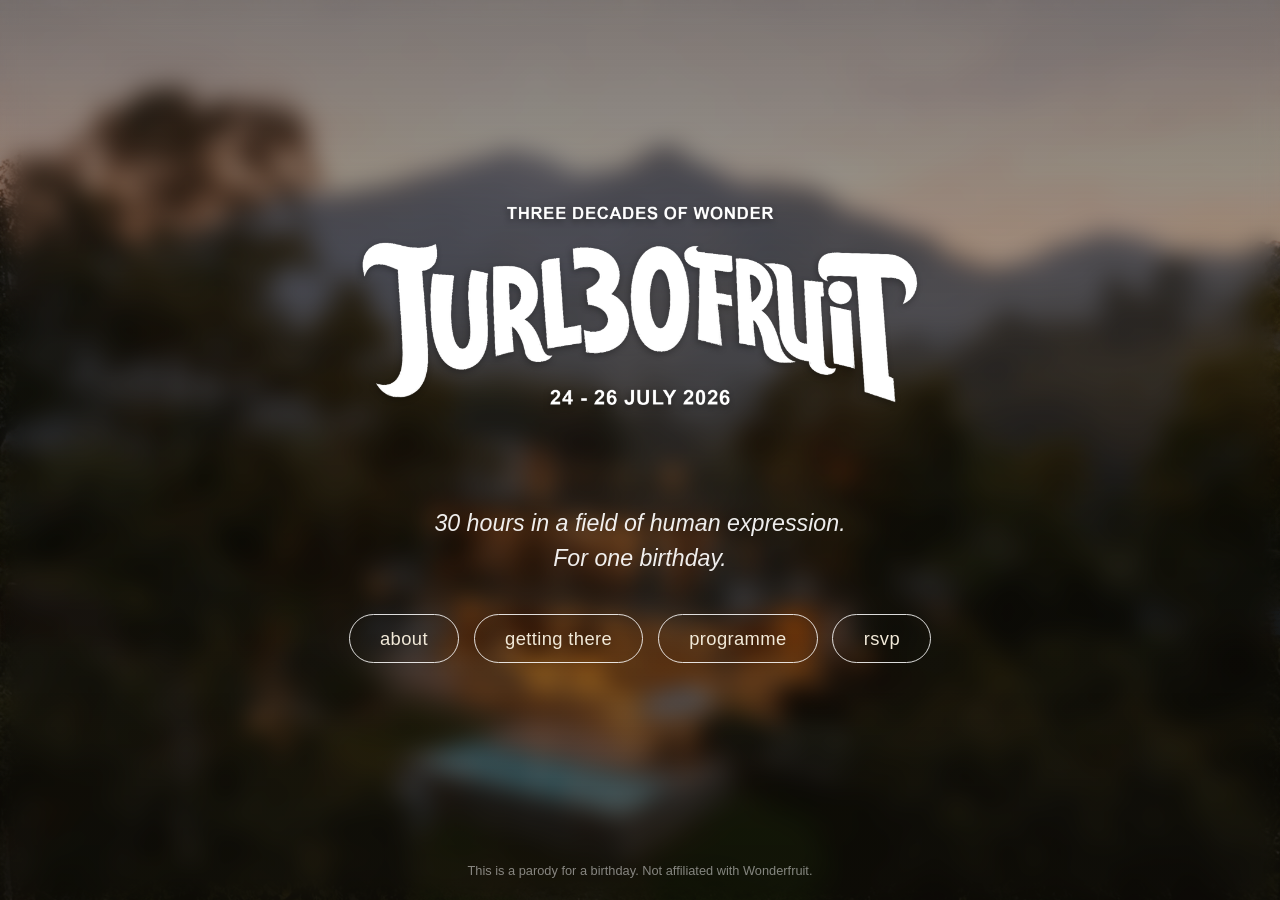
<file: index.html>
<!doctype html>
<html lang="en">
<head>
  <meta charset="utf-8" />
  <meta name="viewport" content="width=device-width, initial-scale=1" />
  <title>Jurl30fruit</title>
  <link rel="stylesheet" href="styles.css" />
</head>
<body class="has-bg bg-index">
  <section class="hero">
    <h1 class="wordmark"><img src="images/v2_logo.png" alt="Jurl30fruit" /></h1>
    <p class="tagline">30 hours in a field of human expression. For one birthday.</p>
    <nav class="btn-row" aria-label="Sections">
      <a class="btn" href="about.html">about</a>
      <a class="btn" href="venue.html">getting there</a>
      <a class="btn" href="programme.html">programme</a>
      <a class="btn" href="rsvp.html">rsvp</a>
    </nav>
  </section>
  <footer class="disclaimer">This is a parody for a birthday. Not affiliated with Wonderfruit.</footer>
</body>
</html>
</file>
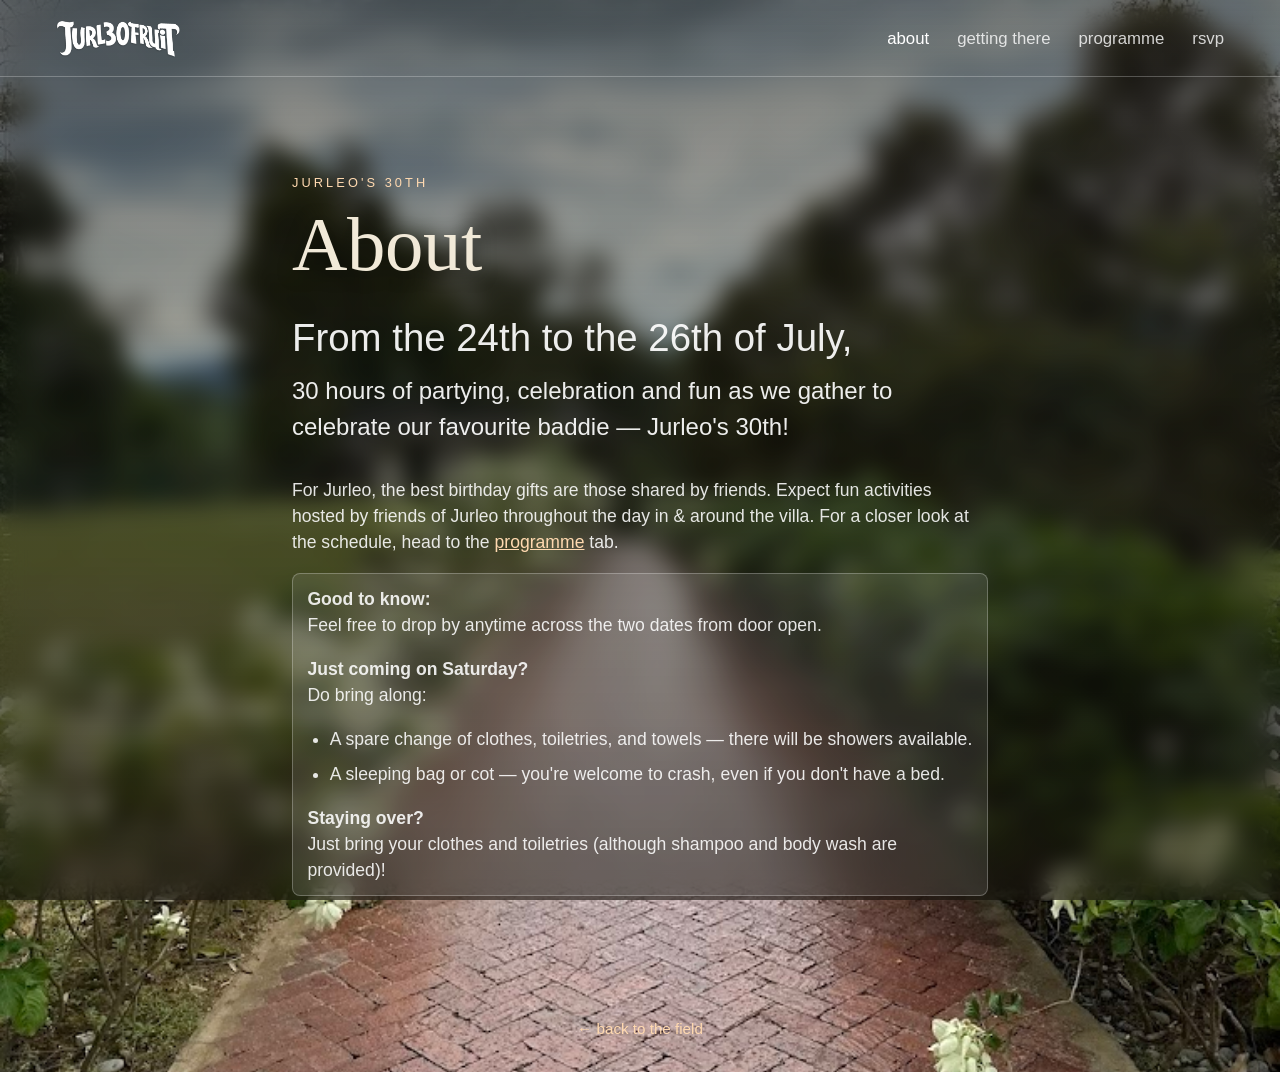
<file: about.html>
<!doctype html>
<html lang="en">
<head>
  <meta charset="utf-8" />
  <meta name="viewport" content="width=device-width, initial-scale=1" />
  <title>About · Jurl30fruit</title>
  <link rel="stylesheet" href="styles.css" />
</head>
<body class="has-bg bg-about">
  <header class="topbar">
    <a class="brand" href="index.html"><img src="images/v1_logo.png" alt="Jurl30fruit" /></a>
    <nav aria-label="Sections">
      <a href="about.html" aria-current="page">about</a>
      <a href="venue.html">getting there</a>
      <a href="programme.html">programme</a>
      <a href="rsvp.html">rsvp</a>
    </nav>
  </header>
  <main class="page">
    <span class="eyebrow">Jurleo's 30th</span>
    <h1>About</h1>
    <p class="lead">
      <span class="lead-big">From the 24th to the 26th of July,</span>
      30 hours of partying, celebration and fun as we gather to celebrate our favourite baddie — Jurleo's 30th!
    </p>
    <p>For Jurleo, the best birthday gifts are those shared by friends. Expect fun activities hosted by friends of Jurleo throughout the day in &amp; around the villa. For a closer look at the schedule, head to the <a href="programme.html">programme</a> tab.</p>
    <div class="info-note">
      <p>
        <strong>Good to know:</strong><br />
        Feel free to drop by anytime across the two dates from door open.
      </p>
      <p>
        <strong>Just coming on Saturday?</strong><br />
        Do bring along:
      </p>
      <ul>
        <li>A spare change of clothes, toiletries, and towels — there will be showers available.</li>
        <li>A sleeping bag or cot — you're welcome to crash, even if you don't have a bed.</li>
      </ul>
      <p>
        <strong>Staying over?</strong><br />
        Just bring your clothes and toiletries (although shampoo and body wash are provided)!
      </p>
    </div>
  </main>
  <footer><a class="back-link" href="index.html">← back to the field</a></footer>
</body>
</html>
</file>
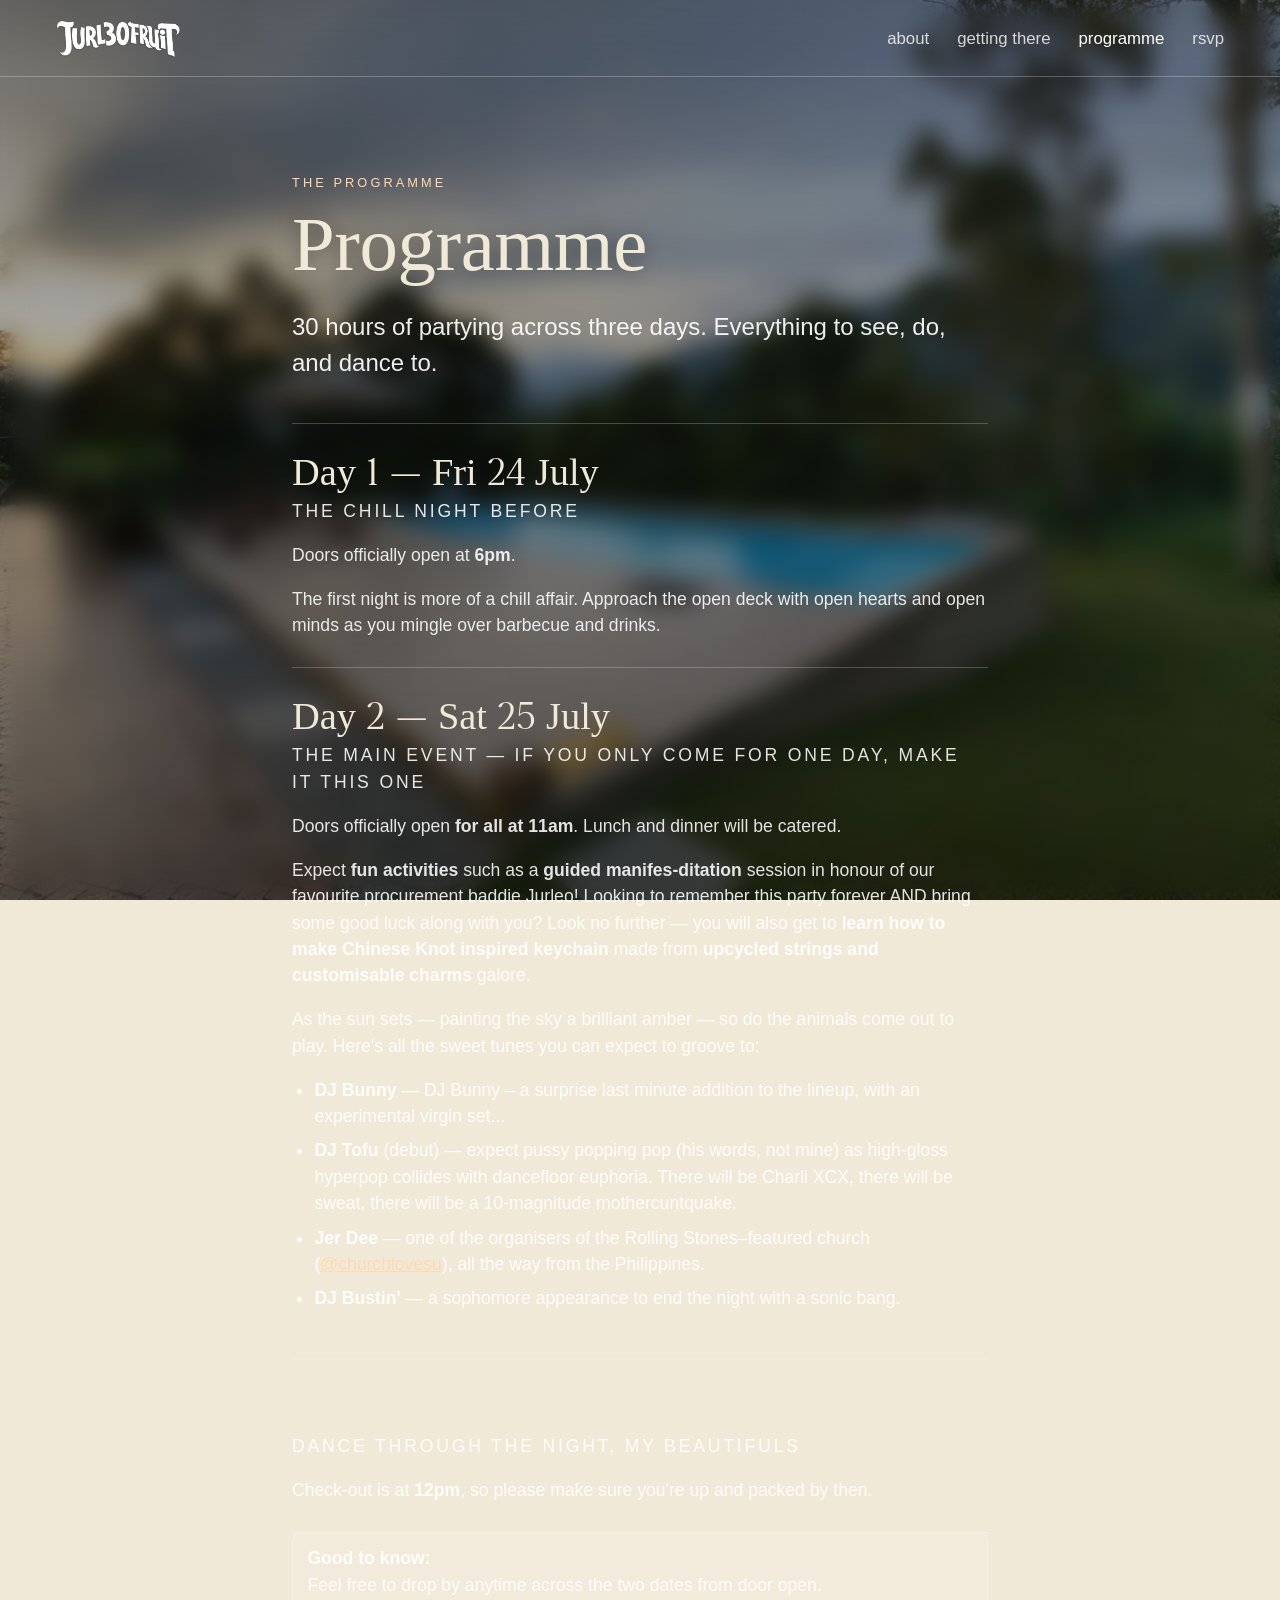
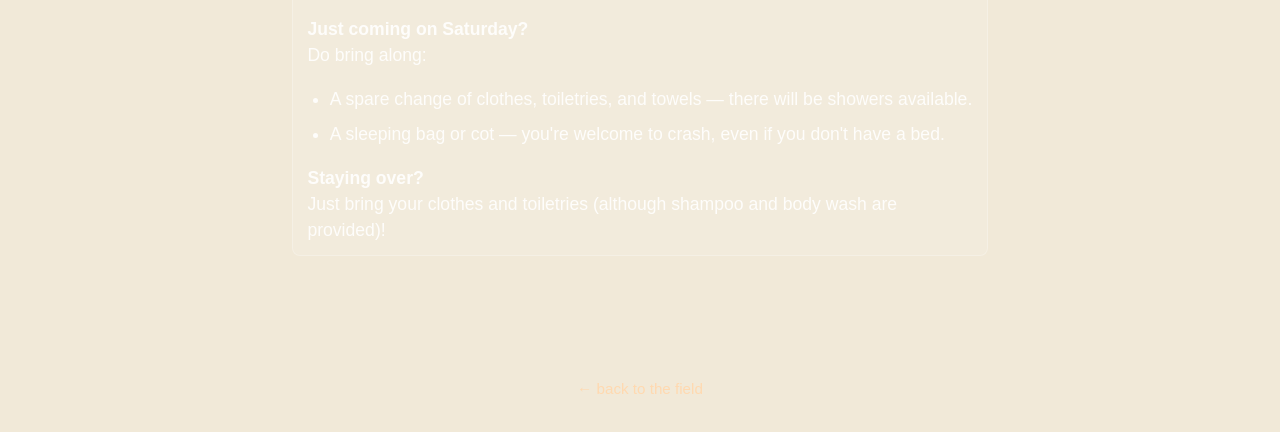
<file: programme.html>
<!doctype html>
<html lang="en">
<head>
  <meta charset="utf-8" />
  <meta name="viewport" content="width=device-width, initial-scale=1" />
  <title>Programme · Jurl30fruit</title>
  <link rel="stylesheet" href="styles.css" />
</head>
<body class="has-bg bg-programme">
  <header class="topbar">
    <a class="brand" href="index.html"><img src="images/v1_logo.png" alt="Jurl30fruit" /></a>
    <nav aria-label="Sections">
      <a href="about.html">about</a>
      <a href="venue.html">getting there</a>
      <a href="programme.html" aria-current="page">programme</a>
      <a href="rsvp.html">rsvp</a>
    </nav>
  </header>
  <main class="page">
    <span class="eyebrow">The programme</span>
    <h1>Programme</h1>
    <p class="lead">30 hours of partying across three days. Everything to see, do, and dance to.</p>

    <div class="programme">
      <article class="act">
        <h2 class="act-title">Day 1 — Fri 24 July</h2>
        <p class="act-sub">The chill night before</p>
        <p>Doors officially open at <strong>6pm</strong>.</p>
        <p>The first night is more of a chill affair. Approach the open deck with open hearts and open minds as you mingle over barbecue and drinks.</p>
      </article>

      <article class="act">
        <h2 class="act-title">Day 2 — Sat 25 July</h2>
        <p class="act-sub">The main event — if you only come for one day, make it this one</p>
        <p>Doors officially open <strong>for all at 11am</strong>. Lunch and dinner will be catered.</p>
        <p>Expect <strong>fun activities</strong> such as a <strong>guided manifes-ditation</strong> session in honour of our favourite procurement baddie Jurleo!
        Looking to remember this party forever AND bring some good luck along with you?
        Look no further — you will also get to <strong>learn how to make Chinese Knot inspired keychain</strong> made from <strong>upcycled strings and customisable charms</strong> galore.</p>
        <p>As the sun sets — painting the sky a brilliant amber — so do the animals come out to play. Here's all the sweet tunes you can expect to groove to:</p>
        <ul>
          <li><strong>DJ Bunny</strong> — DJ Bunny – a surprise last minute addition to the lineup, with an experimental virgin set...</li>
          <li><strong>DJ Tofu</strong> (debut) — expect pussy popping pop (his words, not mine) as high-gloss hyperpop collides with dancefloor euphoria. There will be Charli XCX, there will be sweat, there will be a 10-magnitude mothercuntquake.</li>
          <li><strong>Jer Dee</strong> — one of the organisers of the Rolling Stones–featured church (<a href="https://www.instagram.com/churchlovesu/" target="_blank" rel="noopener noreferrer">@churchlovesu</a>), all the way from the Philippines.</li>
          <li><strong>DJ Bustin'</strong> — a sophomore appearance to end the night with a sonic bang.</li>
        </ul>
      </article>

      <article class="act">
        <h2 class="act-title">Day 3 — Sun 26 July</h2>
        <p class="act-sub">Dance through the night, my beautifuls</p>
        <p>Check-out is at <strong>12pm</strong>, so please make sure you're up and packed by then.</p>
      </article>
    </div>

    <div class="info-note">
      <p>
        <strong>Good to know:</strong><br />
        Feel free to drop by anytime across the two dates from door open.
      </p>
      <p>
        <strong>Just coming on Saturday?</strong><br />
        Do bring along:
      </p>
      <ul>
        <li>A spare change of clothes, toiletries, and towels — there will be showers available.</li>
        <li>A sleeping bag or cot — you're welcome to crash, even if you don't have a bed.</li>
      </ul>
      <p>
        <strong>Staying over?</strong><br />
        Just bring your clothes and toiletries (although shampoo and body wash are provided)!
      </p>
    </div>
  </main>
  <footer><a class="back-link" href="index.html">← back to the field</a></footer>
</body>
</html>
</file>
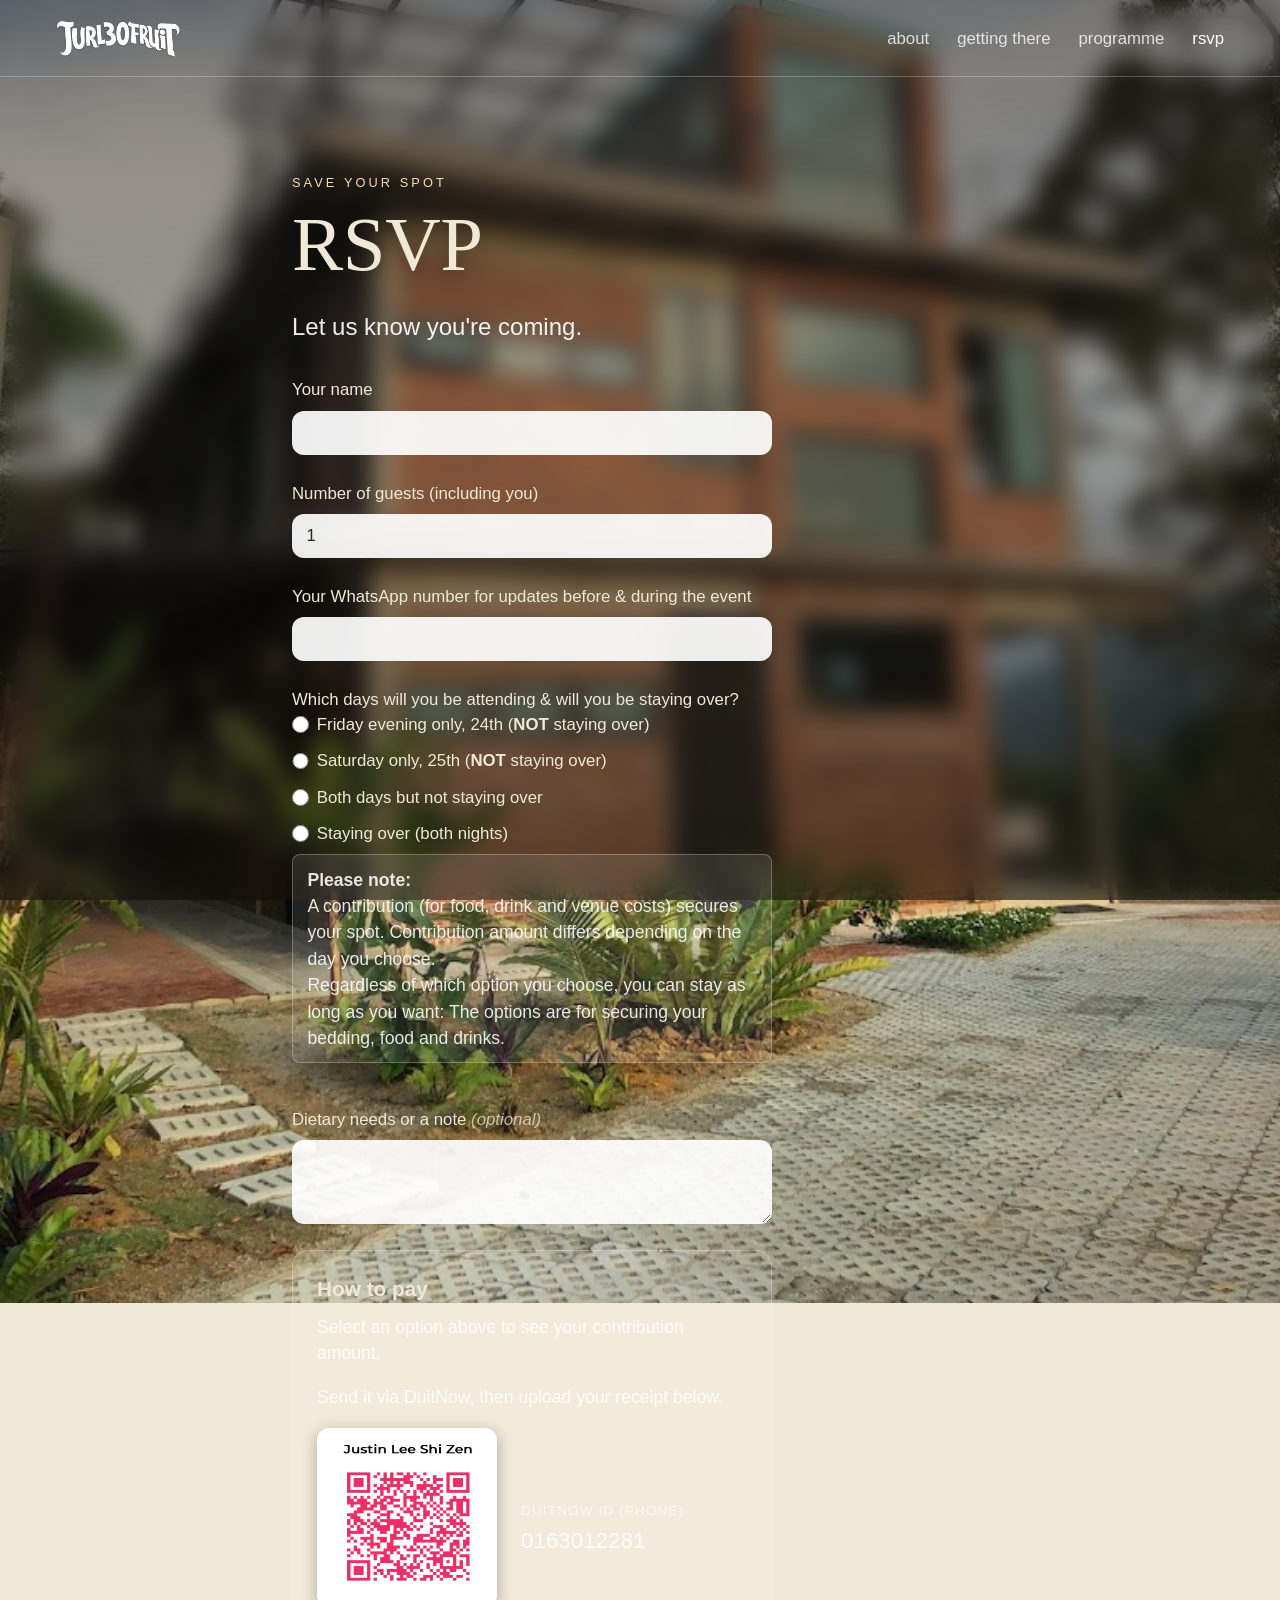
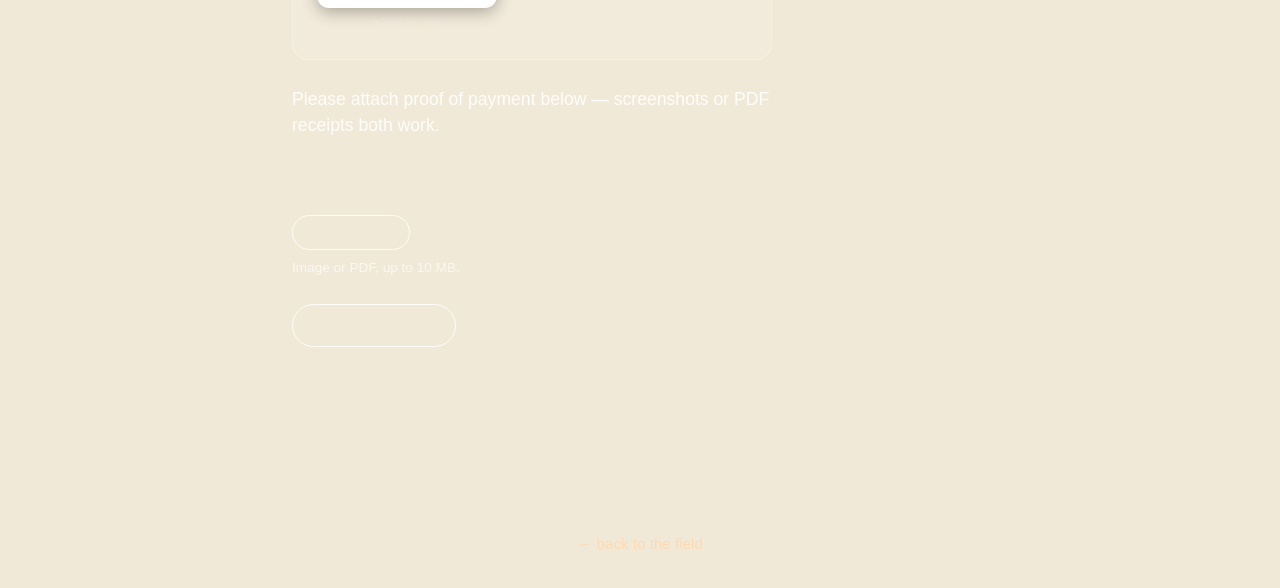
<file: rsvp.html>
<!doctype html>
<html lang="en">
<head>
  <meta charset="utf-8" />
  <meta name="viewport" content="width=device-width, initial-scale=1" />
  <title>RSVP · Jurl30fruit</title>
  <link rel="stylesheet" href="styles.css" />
</head>
<body class="has-bg bg-rsvp">
  <header class="topbar">
    <a class="brand" href="index.html"><img src="images/v1_logo.png" alt="Jurl30fruit" /></a>
    <nav aria-label="Sections">
      <a href="about.html">about</a>
      <a href="venue.html">getting there</a>
      <a href="programme.html">programme</a>
      <a href="rsvp.html" aria-current="page">rsvp</a>
    </nav>
  </header>
  <main class="page">
    <span class="eyebrow">Save your spot</span>
    <h1>RSVP</h1>
    <p class="lead">Let us know you're coming.</p>

    <form id="rsvp-form" class="rsvp-form" novalidate>
      <div class="field">
        <label for="name">Your name</label>
        <input type="text" id="name" name="name" autocomplete="name" required />
      </div>

      <div class="field">
        <label for="guests">Number of guests (including you)</label>
        <input type="number" id="guests" name="guests" min="1" step="1" value="1" inputmode="numeric" />
      </div>

      <div class="field" id="guest-names-field">
        <label for="guest-names">Names of your other guests</label>
        <textarea id="guest-names" name="guestNames" rows="2" placeholder="One name per line"></textarea>
        <p class="field-hint">Please name everyone you're bringing (not counting yourself).</p>
      </div>


      <div class="field">
        <label for="whatsapp">Your WhatsApp number for updates before & during the event</label>
        <input type="tel" id="whatsapp" name="whatsapp" autocomplete="tel" inputmode="tel" required />
      </div>

      <fieldset class="field">
        <legend>Which days will you be attending &amp; will you be staying over?</legend>
        <div class="radio-col">
          <label class="radio"><input type="radio" name="attending" value="Friday evening only (24th)" required /> <span>Friday evening only, 24th (<strong>NOT</strong> staying over)</span></label>
          <label class="radio"><input type="radio" name="attending" value="Saturday only (25th)" /> <span>Saturday only, 25th (<strong>NOT</strong> staying over)</span></label>
          <label class="radio"><input type="radio" name="attending" value="Both days but not staying over" /> <span>Both days but not staying over</span></label>
          <label class="radio"><input type="radio" name="attending" value="Staying over" /> <span>Staying over (both nights)</span></label>
        </div>
        <p class="info-note"><strong>Please note:</strong><br /> A contribution (for food, drink and venue costs) secures your spot. Contribution amount differs depending on the day you choose. <br>Regardless of which option you choose, you can stay as long as you want: The options are for securing your bedding, food and drinks.</p>
        <p class="stayover-note" id="stayover-note" hidden>
          Rooms are limited for staying in &mdash; Please message <a href="https://wa.me/60163012281" target="_blank" rel="noopener noreferrer">Justin</a> at 0163012281 to confirm availability before selecting this option!
        </p>
      </fieldset>

      <div class="field">
        <label for="dietary">Dietary needs or a note <span class="optional">(optional)</span></label>
        <textarea id="dietary" name="dietary" rows="3"></textarea>
      </div>

      <div class="pay-details" id="pay-details">
        <h2>How to pay</h2>
        <p id="pay-amount-line">Select an option above to see your contribution amount.</p>
        <p>Send it via DuitNow, then upload your receipt below.</p>
        <div class="pay-grid">
          <figure class="pay-qr">
            <!-- TODO: replace with your DuitNow QR image (e.g. images/duitnow-qr.png) -->
            <img src="images/duitnow-qr.jpg" alt="DuitNow QR code" width="144" height="163" />
            <figcaption>Scan to pay</figcaption>
          </figure>
          <div class="pay-id">
            <p class="pay-label">DuitNow ID (phone)</p>
            <!-- TODO: replace with your real DuitNow-linked phone number -->
            <p class="pay-number">0163012281</p>
          </div>
        </div>
      </div>

      <p id="contribution-note">Please attach proof
        of payment below &mdash; screenshots or PDF receipts both work.</p>

      <div class="field" id="payment-field">
        <label for="proof">Proof of payment</label>
        <input type="file" id="proof" name="proof" accept="image/*,application/pdf" />
        <p class="field-hint">Image or PDF, up to 10&nbsp;MB.</p>
      </div>

      <button type="submit" class="btn" id="submit-btn">Send RSVP</button>
      <p class="form-status" id="form-status" role="status" aria-live="polite"></p>
    </form>
  </main>
  <footer><a class="back-link" href="index.html">&larr; back to the field</a></footer>

  <script>
    // Paste the deployed Google Apps Script web-app URL here (see RSVP-SETUP.md).
    const ENDPOINT = "https://script.google.com/macros/s/AKfycbzP0xL_0XYNfOGpQ1xFSuxM3IgTDzdZNUrUeZl9GG_rDHEoyu-EbI3LyRHDKaB0tFHDEw/exec";
    const MAX_FILE_BYTES = 10 * 1024 * 1024; // 10 MB

    // Per-person contribution for each attendance option.
    const PRICES = {
      "Friday evening only (24th)": 60,
      "Saturday only (25th)": 160,
      "Both days but not staying over": 220,
      "Staying over": 350
    };

    const form = document.getElementById("rsvp-form");
    const statusEl = document.getElementById("form-status");
    const submitBtn = document.getElementById("submit-btn");
    const proofInput = document.getElementById("proof");
    const guestsInput = document.getElementById("guests");
    const guestNamesField = document.getElementById("guest-names-field");
    const guestNamesInput = document.getElementById("guest-names");
    const stayoverNote = document.getElementById("stayover-note");
    const payAmountLine = document.getElementById("pay-amount-line");

    function attendingValue() {
      const checked = form.querySelector('input[name="attending"]:checked');
      return checked ? checked.value : "";
    }
    function guestCount() {
      return Math.max(1, Number(guestsInput.value) || 1);
    }
    function totalAmount() {
      const perPerson = PRICES[attendingValue()] || 0;
      return perPerson * guestCount();
    }
    function syncConditionalFields() {
      const option = attendingValue();

      // Guest names: only shown/required when bringing more than yourself.
      const bringingOthers = guestCount() > 1;
      guestNamesField.style.display = bringingOthers ? "" : "none";
      guestNamesInput.required = bringingOthers;

      // Limited-space warning for the staying-over option.
      stayoverNote.hidden = option !== "Staying over";

      // Contribution amount (per-person price × number of guests).
      const perPerson = PRICES[option] || 0;
      if (!perPerson) {
        payAmountLine.textContent = "Select an option above to see your contribution amount.";
      } else if (bringingOthers) {
        payAmountLine.innerHTML = "Your contribution: <strong>RM" + totalAmount() +
          "</strong> <span class=\"pay-breakdown\">(RM" + perPerson + " × " + guestCount() + " guests)</span>";
      } else {
        payAmountLine.innerHTML = "Your contribution: <strong>RM" + totalAmount() + "</strong>";
      }
    }
    form.querySelectorAll('input[name="attending"]').forEach(function (el) {
      el.addEventListener("change", syncConditionalFields);
    });
    guestsInput.addEventListener("input", syncConditionalFields);
    syncConditionalFields();

    function setStatus(msg, kind) {
      statusEl.textContent = msg;
      statusEl.className = "form-status" + (kind ? " is-" + kind : "");
    }

    function readFileAsBase64(file) {
      return new Promise(function (resolve, reject) {
        const reader = new FileReader();
        reader.onload = function () {
          // strip the "data:...;base64," prefix
          const result = String(reader.result);
          resolve(result.slice(result.indexOf(",") + 1));
        };
        reader.onerror = reject;
        reader.readAsDataURL(file);
      });
    }

    form.addEventListener("submit", async function (e) {
      e.preventDefault();
      if (!form.reportValidity()) return;

      if (ENDPOINT.indexOf("PASTE_YOUR") === 0) {
        setStatus("Form isn't connected yet — add the Apps Script URL in rsvp.html.", "error");
        return;
      }

      const file = proofInput.files[0];
      if (file && file.size > MAX_FILE_BYTES) {
        setStatus("That file is over 10 MB — please attach a smaller one.", "error");
        return;
      }

      submitBtn.disabled = true;
      setStatus("Sending…", "");

      try {
        const payload = {
          name: form.elements["name"].value.trim(),
          whatsapp: form.elements["whatsapp"].value.trim(),
          attending: attendingValue(),
          guests: form.elements["guests"].value,
          guestNames: form.elements["guestNames"].value.trim(),
          amount: totalAmount(),
          dietary: form.elements["dietary"].value.trim(),
          fileName: "",
          fileType: "",
          fileData: ""
        };
        if (file) {
          payload.fileName = file.name;
          payload.fileType = file.type || "application/octet-stream";
          payload.fileData = await readFileAsBase64(file);
        }

        // text/plain avoids a CORS preflight; Apps Script still reads the JSON body.
        const res = await fetch(ENDPOINT, {
          method: "POST",
          headers: { "Content-Type": "text/plain;charset=utf-8" },
          body: JSON.stringify(payload)
        });
        const data = await res.json();
        if (data.result !== "success") throw new Error(data.error || "Unknown error");

        form.reset();
        syncConditionalFields();
        setStatus("You're on the list — see you there! 🍊", "success");
        submitBtn.textContent = "RSVP sent";
      } catch (err) {
        setStatus("Hmm, that didn't go through. Please try again, or message us directly.", "error");
        submitBtn.disabled = false;
      }
    });
  </script>
</body>
</html>
</file>
<file: styles.css>
/* ── Jurl30fruit ── a Wonderfruit parody ── */

/* The Wonderfruit display face: "than" (self-hosted from Adobe Typekit) */
@font-face {
  font-family: "than";
  src: url("fonts/than-200.woff2") format("woff2");
  font-weight: 200;
  font-style: normal;
  font-display: swap;
}
@font-face {
  font-family: "than";
  src: url("fonts/than-300.woff2") format("woff2");
  font-weight: 300;
  font-style: normal;
  font-display: swap;
}
@font-face {
  font-family: "than";
  src: url("fonts/than-400.woff2") format("woff2");
  font-weight: 400;
  font-style: normal;
  font-display: swap;
}
@font-face {
  font-family: "than";
  src: url("fonts/than-700.woff2") format("woff2");
  font-weight: 700;
  font-style: normal;
  font-display: swap;
}

:root {
  --sand: #f1e9d8;
  --sand-deep: #e7dcc4;
  --ink: #2a2620;
  --ink-soft: #5a5347;
  --accent: #c4452f;
  --line: rgba(42, 38, 32, 0.22);
}

* {
  box-sizing: border-box;
  margin: 0;
  padding: 0;
}

html {
  -webkit-font-smoothing: antialiased;
}

body {
  font-family: "Helvetica Neue", "Inter", -apple-system, BlinkMacSystemFont, "Segoe UI", Arial, sans-serif;
  background: var(--sand);
  background-image:
    radial-gradient(120% 90% at 50% -10%, var(--sand) 40%, var(--sand-deep) 100%);
  color: var(--ink);
  min-height: 100vh;
  display: flex;
  flex-direction: column;
  line-height: 1.5;
}

/* ── Full-page background image (set per page via body class) ── */
body.has-bg {
  background-size: cover;
  background-position: center;
  background-attachment: fixed;
  background-repeat: no-repeat;
  color: var(--sand);
}

/* Dark scrim so text stays legible over photos */
body.has-bg::before {
  content: "";
  position: fixed;
  inset: 0;
  background: linear-gradient(
    180deg,
    rgba(20, 16, 10, 0.55) 0%,
    rgba(20, 16, 10, 0.35) 40%,
    rgba(20, 16, 10, 0.6) 100%
  );
  backdrop-filter: blur(12px);
  -webkit-backdrop-filter: blur(12px);
  z-index: 0;
  pointer-events: none;
}

/* The venue photo is bright/low-contrast — darken its scrim a little more */
body.bg-venue::before {
  background: linear-gradient(
    180deg,
    rgba(20, 16, 10, 0.68) 0%,
    rgba(20, 16, 10, 0.52) 40%,
    rgba(20, 16, 10, 0.72) 100%
  );
}

body.has-bg > * {
  position: relative;
  z-index: 1;
}

body.bg-index { background-image: url("images/index.png"); }
body.bg-about { background-image: url("images/about.jpg"); }
body.bg-venue { background-image: url("images/venue.jpg"); }
body.bg-programme { background-image: url("images/programme.jpg"); }
body.bg-rsvp { background-image: url("images/rsvp.jpg"); }

/* ── Header / nav (inner pages) ── */
.topbar {
  display: flex;
  align-items: center;
  justify-content: space-between;
  padding: 1.6rem clamp(1.25rem, 5vw, 3.5rem);
  border-bottom: 1px solid var(--line);
}

.topbar a.brand {
  font-family: "than", Georgia, serif;
  font-weight: 400;
  font-size: 1.6rem;
  letter-spacing: 0.01em;
  color: var(--ink);
  text-decoration: none;
}

.topbar a.brand img {
  display: block;
  height: 2.5rem;
  width: auto;
  margin: -1rem 0;
}

.topbar nav {
  display: flex;
  gap: clamp(0.6rem, 3vw, 1.75rem);
  font-weight: 400;
  font-size: 1.05rem;
}

.topbar nav a {
  color: var(--ink-soft);
  text-decoration: none;
  transition: color 0.2s ease;
}

.topbar nav a:hover,
.topbar nav a[aria-current="page"] {
  color: var(--accent);
}

/* On narrow screens, stack the nav under the brand so nothing overflows */
@media (max-width: 540px) {
  .topbar {
    flex-direction: column;
    align-items: flex-start;
    gap: 0.6rem;
    padding: 1.1rem clamp(1.25rem, 5vw, 3.5rem);
  }

  .topbar a.brand {
    font-size: 1.3rem;
  }

  .topbar a.brand img {
    height: 2.2rem;
    margin: -0.6rem 0;
  }

  .topbar nav {
    flex-wrap: wrap;
    row-gap: 0.5rem;
    gap: 1.1rem;
    font-size: 0.95rem;
  }

  .topbar nav a {
    white-space: nowrap;
  }
}

/* ── Home hero ── */
.hero {
  flex: 1;
  display: flex;
  flex-direction: column;
  align-items: center;
  justify-content: center;
  text-align: center;
  padding: 2rem 1.25rem 4rem;
  gap: 2.4rem;
}

.hero .wordmark {
  font-family: "than", Georgia, serif;
  font-weight: 400;
  font-size: clamp(3.2rem, 15vw, 10rem);
  line-height: 0.9;
  letter-spacing: -0.005em;
  margin: 0;
}

.hero .wordmark img {
  display: block;
  width: clamp(18rem, 60vw, 40rem);
  max-width: 100%;
  height: auto;
}

.hero .tagline {
  font-weight: 300;
  font-style: italic;
  font-size: clamp(1.05rem, 3vw, 1.45rem);
  color: var(--ink-soft);
  margin-top: -1rem;
  max-width: 34ch;
}

/* Small uppercase section label — the Wonderfruit "eyebrow" */
.eyebrow {
  display: block;
  font-weight: 500;
  font-size: 0.8rem;
  text-transform: uppercase;
  letter-spacing: 0.24em;
  color: var(--accent);
  margin-bottom: 1rem;
}

.hero .eyebrow {
  margin-bottom: 1.6rem;
}

.btn-row {
  display: flex;
  flex-wrap: wrap;
  gap: 0.9rem;
  justify-content: center;
}

.btn {
  font-family: inherit;
  font-weight: 400;
  font-size: 1.15rem;
  letter-spacing: 0.02em;
  color: var(--ink);
  text-decoration: none;
  padding: 0.6rem 1.9rem;
  border: 1px solid var(--ink);
  border-radius: 999px;
  background: transparent;
  transition: background 0.2s ease, color 0.2s ease, transform 0.2s ease;
}

.btn:hover {
  background: var(--ink);
  color: var(--sand);
  transform: translateY(-2px);
}

/* ── Inner page content ── */
main.page {
  flex: 1;
  width: 100%;
  max-width: 760px;
  margin: 0 auto;
  padding: clamp(3rem, 9vw, 6rem) clamp(1.25rem, 5vw, 2rem);
}

main.page h1 {
  font-family: "than", Georgia, serif;
  font-weight: 400;
  font-size: clamp(2.6rem, 8vw, 4.8rem);
  line-height: 0.98;
  letter-spacing: -0.005em;
  margin-bottom: 1.6rem;
}

main.page .lead {
  font-weight: 300;
  font-size: clamp(1.15rem, 3vw, 1.5rem);
  color: var(--ink-soft);
  margin-bottom: 2rem;
}

main.page .lead .lead-big {
  display: block;
  font-size: 1.6em;
  font-weight: 400;
  margin-bottom: 0.35rem;
}

main.page p {
  font-size: 1.1rem;
  margin-bottom: 1.1rem;
}

main.page ul {
  font-size: 1.1rem;
  margin: 0 0 1.1rem 1.4rem;
}

main.page ul ul {
  margin: 0.4rem 0 0.4rem 1.4rem;
  font-size: 0.97em;
}

main.page li {
  margin-bottom: 0.5rem;
}

/* ── Programme ── */
.programme {
  margin-top: 2.6rem;
}

.act {
  padding: 1.8rem 0;
  border-top: 1px solid var(--line);
}

.act:last-child {
  border-bottom: 1px solid var(--line);
}

.act-title {
  font-family: "than", Georgia, serif;
  font-weight: 400;
  font-size: clamp(1.7rem, 4.5vw, 2.4rem);
  line-height: 1.05;
  margin-bottom: 0.3rem;
}

.act-sub {
  font-weight: 500;
  font-size: 0.8rem;
  text-transform: uppercase;
  letter-spacing: 0.16em;
  color: var(--accent);
  margin-bottom: 0.9rem;
}
body.has-bg .act-sub { color: #ffd9b0; }

.act p {
  margin-bottom: 0.45rem;
}

.act p:last-child {
  margin-bottom: 0;
}

main.page a {
  color: var(--accent);
  text-decoration: underline;
}

.map-links {
  display: flex;
  flex-wrap: wrap;
  gap: 1.5rem;
  margin: 1.8rem 0 0.5rem;
}

main.page a.map-link,
main.page a.map-link:hover {
  display: inline-flex;
  flex-direction: column;
  align-items: center;
  gap: 0.55rem;
  text-decoration: none;
  color: inherit;
  transition: transform 0.2s ease;
}

.map-link span {
  font-weight: 400;
  font-size: 0.82rem;
  text-transform: uppercase;
  letter-spacing: 0.12em;
}

.map-link img {
  display: block;
  border-radius: 14px;
  box-shadow: 0 4px 16px rgba(0, 0, 0, 0.3);
}

.map-link:hover {
  transform: translateY(-3px);
}

.placeholder-note {
  display: inline-block;
  margin-top: 1.5rem;
  font-style: italic;
  font-weight: 300;
  color: var(--accent);
  border-top: 1px solid var(--line);
  padding-top: 1.2rem;
}

/* ── RSVP form ── */
.rsvp-form {
  margin-top: 2rem;
  display: flex;
  flex-direction: column;
  gap: 1.6rem;
  max-width: 30rem;
}

.rsvp-form .field {
  display: flex;
  flex-direction: column;
  gap: 0.5rem;
  border: 0;
}

.rsvp-form label,
.rsvp-form legend {
  font-weight: 400;
  font-size: 1.05rem;
}

.rsvp-form .optional {
  font-weight: 300;
  font-style: italic;
  opacity: 0.75;
}

.rsvp-form input[type="text"],
.rsvp-form input[type="tel"],
.rsvp-form input[type="number"],
.rsvp-form textarea {
  font-family: inherit;
  font-size: 1.05rem;
  color: var(--ink);
  background: rgba(255, 255, 255, 0.92);
  border: 1px solid transparent;
  border-radius: 12px;
  padding: 0.7rem 0.85rem;
  width: 100%;
  transition: border-color 0.2s ease, box-shadow 0.2s ease;
}

.rsvp-form textarea {
  resize: vertical;
}

.rsvp-form input:focus,
.rsvp-form textarea:focus {
  outline: none;
  border-color: var(--accent);
  box-shadow: 0 0 0 3px rgba(196, 69, 47, 0.25);
}

.rsvp-form .radio-row {
  display: flex;
  flex-wrap: wrap;
  gap: 0.8rem 1.5rem;
}

.rsvp-form .radio-col {
  display: flex;
  flex-direction: column;
  gap: 0.7rem;
}

.stayover-note {
  margin-top: 0.9rem;
  padding: 0.7rem 0.9rem;
  font-weight: 700;
  background: rgba(196, 69, 47, 0.18);
  border: 1px solid var(--accent);
  border-radius: 8px;
}
.stayover-note[hidden] { display: none; }
body.has-bg .stayover-note {
  color: #ffd2c7;
  background: rgba(196, 69, 47, 0.35);
  border-color: #ff8e7a;
}

.info-note {
  padding: 0.7rem 0.9rem;
  font-weight: 300;
  background: rgba(255, 255, 255, 0.1);
  border: 1px solid rgba(255, 255, 255, 0.25);
  border-radius: 8px;
}

.info-note strong {
  font-weight: 700;
}

.info-note > :first-child {
  margin-top: 0;
}

.info-note > :last-child {
  margin-bottom: 0;
}

.pay-breakdown {
  font-weight: 300;
  opacity: 0.8;
  white-space: nowrap;
}

.rsvp-form .radio {
  display: inline-flex;
  align-items: center;
  gap: 0.5rem;
  font-weight: 300;
  cursor: pointer;
}

.rsvp-form .radio input {
  accent-color: var(--accent);
  width: 1.05rem;
  height: 1.05rem;
}

.rsvp-form input[type="file"] {
  font-family: inherit;
  font-size: 0.95rem;
  color: inherit;
}

.rsvp-form input[type="file"]::file-selector-button {
  font-family: inherit;
  font-size: 0.95rem;
  margin-right: 0.8rem;
  padding: 0.5rem 1.1rem;
  border: 1px solid var(--ink);
  border-radius: 999px;
  background: transparent;
  color: var(--ink);
  cursor: pointer;
  transition: background 0.2s ease, color 0.2s ease;
}

.rsvp-form input[type="file"]::file-selector-button:hover {
  background: var(--ink);
  color: var(--sand);
}

.rsvp-form .field-hint {
  font-size: 0.85rem;
  font-weight: 300;
  opacity: 0.75;
  margin: 0;
}

.rsvp-form .btn {
  align-self: flex-start;
  cursor: pointer;
}

.rsvp-form .btn:disabled {
  opacity: 0.6;
  cursor: default;
  transform: none;
}

/* Payment details block */
.pay-details {
  background: rgba(255, 255, 255, 0.1);
  border: 1px solid rgba(255, 255, 255, 0.25);
  border-radius: 16px;
  padding: 1.4rem 1.5rem;
}

.pay-details h2 {
  font-weight: 700;
  font-size: 1.3rem;
  margin-bottom: 0.6rem;
}

.pay-details p {
  font-size: 1rem;
  margin-bottom: 0.6rem;
}

.pay-grid {
  display: flex;
  flex-wrap: wrap;
  align-items: center;
  gap: 1.5rem;
  margin-top: 1rem;
}

.pay-qr {
  margin: 0;
  text-align: center;
}

.pay-qr img {
  display: block;
  width: 180px;
  height: 180px;
  border-radius: 12px;
  background: #fff;
  padding: 8px;
  box-shadow: 0 4px 16px rgba(0, 0, 0, 0.3);
}

.pay-qr figcaption {
  font-size: 0.85rem;
  font-weight: 300;
  opacity: 0.8;
  margin-top: 0.5rem;
}

.pay-id .pay-label {
  font-size: 0.85rem;
  font-weight: 300;
  text-transform: uppercase;
  letter-spacing: 0.08em;
  opacity: 0.75;
  margin-bottom: 0.2rem;
}

.pay-id .pay-number {
  font-size: 1.4rem;
  font-weight: 400;
  margin-bottom: 0.4rem;
}

.pay-id .pay-name {
  font-size: 0.95rem;
  font-weight: 300;
  margin-bottom: 0;
}

.form-status {
  font-weight: 300;
  font-size: 1rem;
  min-height: 1.2em;
  margin: 0;
}
.form-status.is-success { color: #7ad08a; }
.form-status.is-error { color: #ff9b8a; }

/* On a photo background the labels/hints need to be light */
body.has-bg .rsvp-form label,
body.has-bg .rsvp-form legend,
body.has-bg .rsvp-form .radio,
body.has-bg .rsvp-form input[type="file"] {
  color: var(--sand);
}
body.has-bg .rsvp-form input[type="file"]::file-selector-button {
  color: var(--sand);
  border-color: rgba(255, 255, 255, 0.85);
}
body.has-bg .rsvp-form input[type="file"]::file-selector-button:hover {
  background: var(--sand);
  color: var(--ink);
}

/* ── Text/control overrides when sitting on a photo ── */
body.has-bg .topbar { border-bottom-color: rgba(255, 255, 255, 0.25); }
body.has-bg .topbar a.brand { color: var(--sand); }
body.has-bg .topbar nav a { color: rgba(255, 255, 255, 0.8); }
body.has-bg .topbar nav a:hover,
body.has-bg .topbar nav a[aria-current="page"] { color: #fff; }

body.has-bg .hero .wordmark { color: var(--sand); text-shadow: 0 2px 24px rgba(0, 0, 0, 0.45); }
body.has-bg .hero .tagline { color: rgba(255, 255, 255, 0.92); }

body.has-bg .btn { color: var(--sand); border-color: rgba(255, 255, 255, 0.85); }
body.has-bg .btn:hover { background: var(--sand); color: var(--ink); }

body.has-bg main.page h1 { color: var(--sand); text-shadow: 0 2px 20px rgba(0, 0, 0, 0.4); }
body.has-bg .eyebrow { color: #ffd9b0; }
body.has-bg .act { border-color: rgba(255, 255, 255, 0.22); }
body.has-bg .act-title { color: var(--sand); }
body.has-bg main.page .lead { color: rgba(255, 255, 255, 0.92); }
body.has-bg main.page p { color: rgba(255, 255, 255, 0.88); }
body.has-bg main.page ul { color: rgba(255, 255, 255, 0.88); }
body.has-bg main.page a { color: #ffd9b0; }
body.has-bg main.page a.map-link { color: rgba(255, 255, 255, 0.9); }
body.has-bg .placeholder-note { color: #ffd9b0; border-top-color: rgba(255, 255, 255, 0.25); }

body.has-bg footer { color: rgba(255, 255, 255, 0.8); }
body.has-bg .back-link { color: #ffd9b0; }

/* ── Footer ── */
footer {
  text-align: center;
  font-weight: 300;
  font-size: 0.95rem;
  color: var(--ink-soft);
  padding: 1.6rem 1.25rem 2rem;
}

.back-link {
  color: var(--accent);
  text-decoration: none;
}
.back-link:hover { text-decoration: underline; }

.disclaimer {
  text-align: center;
  font-weight: 300;
  font-size: 0.8rem;
  line-height: 1.5;
  opacity: 0.65;
  padding: 1.25rem;
}
body.has-bg .disclaimer { color: rgba(255, 255, 255, 0.75); }
</file>
